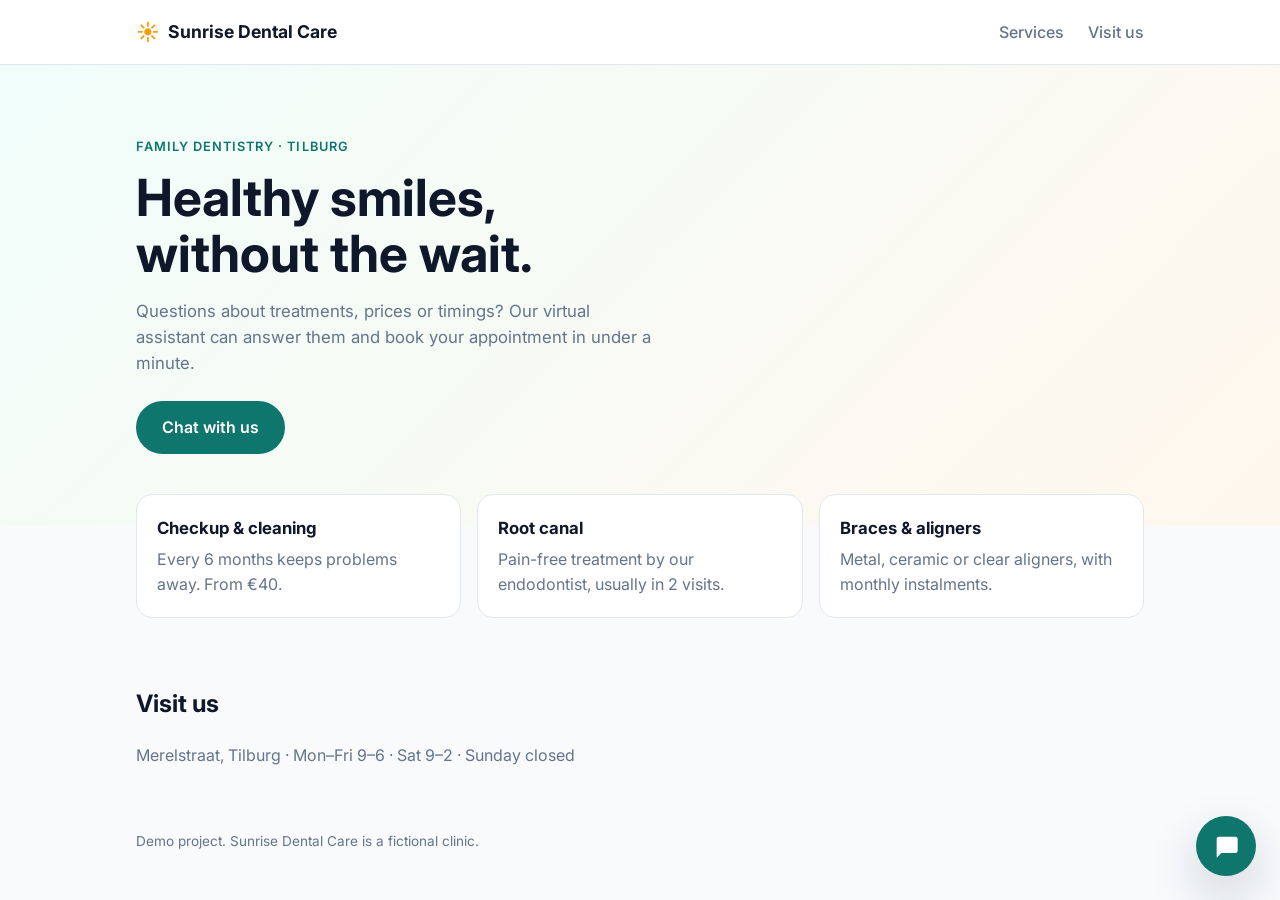
<file: static/index.html>
<!doctype html>
<html lang="en">
<head>
  <meta charset="utf-8">
  <meta name="viewport" content="width=device-width, initial-scale=1">
  <title>Sunrise Dental Care</title>
  <link rel="preconnect" href="https://fonts.googleapis.com">
  <link href="https://fonts.googleapis.com/css2?family=Inter:wght@400;500;600;700&display=swap" rel="stylesheet">
  <link rel="stylesheet" href="/static/style.css">
</head>
<body>
  <!-- A simple demo website, so the chat widget has somewhere realistic to live -->
  <header class="site-header">
    <div class="container nav">
      <div class="logo"><span class="logo-mark">☀</span> Sunrise Dental Care</div>
      <nav class="nav-links">
        <a href="#services">Services</a>
        <a href="#visit">Visit us</a>
      </nav>
    </div>
  </header>

  <main>
    <section class="hero">
      <div class="container hero-inner">
        <p class="eyebrow">Family dentistry · Tilburg</p>
        <h1>Healthy smiles,<br>without the wait.</h1>
        <p class="lead">Questions about treatments, prices or timings? Our virtual assistant
          can answer them and book your appointment in under a minute.</p>
        <button class="btn-primary" id="hero-chat">Chat with us</button>
      </div>
    </section>

    <section class="container cards" id="services">
      <article class="card"><h3>Checkup &amp; cleaning</h3><p>Every 6 months keeps problems away. From €40.</p></article>
      <article class="card"><h3>Root canal</h3><p>Pain-free treatment by our endodontist, usually in 2 visits.</p></article>
      <article class="card"><h3>Braces &amp; aligners</h3><p>Metal, ceramic or clear aligners, with monthly instalments.</p></article>
    </section>

    <section class="container visit" id="visit">
      <h2>Visit us</h2>
      <p>Merelstraat, Tilburg · Mon–Fri 9–6 · Sat 9–2 · Sunday closed</p>
    </section>
  </main>

  <footer class="container footer">Demo project. Sunrise Dental Care is a fictional clinic.</footer>

  <!-- Chat widget -->
  <button class="chat-launcher" id="launcher" aria-label="Open chat">
    <svg viewBox="0 0 24 24" width="28" height="28" aria-hidden="true"><path fill="currentColor" d="M4 4h16a2 2 0 0 1 2 2v10a2 2 0 0 1-2 2H8l-4 4V6a2 2 0 0 1 2-2Z"/></svg>
  </button>

  <section class="chat" id="chat" aria-label="Chat with Sunrise Dental Care" hidden>
    <header class="chat-header">
      <div class="avatar">☀</div>
      <div class="chat-title">
        <strong>Sunrise Assistant</strong>
        <span class="status"><span class="dot"></span>Usually replies instantly</span>
      </div>
      <button class="icon-btn" id="new-chat" title="Start a new chat" aria-label="Start a new chat">
        <svg viewBox="0 0 24 24" width="18" height="18" aria-hidden="true"><path fill="none" stroke="currentColor" stroke-width="2" stroke-linecap="round" d="M20 11a8 8 0 1 0-2.3 5.7M20 4v7h-7"/></svg>
      </button>
      <button class="icon-btn" id="close-chat" title="Close" aria-label="Close chat">
        <svg viewBox="0 0 24 24" width="18" height="18" aria-hidden="true"><path stroke="currentColor" stroke-width="2" stroke-linecap="round" d="M6 6l12 12M18 6 6 18"/></svg>
      </button>
    </header>

    <div class="messages" id="messages" aria-live="polite"></div>

    <div class="chips" id="chips">
      <button class="chip">Book an appointment</button>
      <button class="chip">What are your timings?</button>
      <button class="chip">Root canal cost?</button>
      <button class="chip">Talk to a person</button>
    </div>

    <form class="composer" id="composer">
      <textarea id="input" rows="1" maxlength="2000" placeholder="Type your message…" aria-label="Message"></textarea>
      <button type="submit" class="send-btn" id="send" aria-label="Send">
        <svg viewBox="0 0 24 24" width="20" height="20" aria-hidden="true"><path fill="currentColor" d="M3 20.5 21 12 3 3.5 3 10l12 2-12 2z"/></svg>
      </button>
    </form>
    <p class="disclaimer">AI assistant · can make mistakes · not medical advice</p>
  </section>

  <script src="/static/app.js"></script>
</body>
</html>
</file>
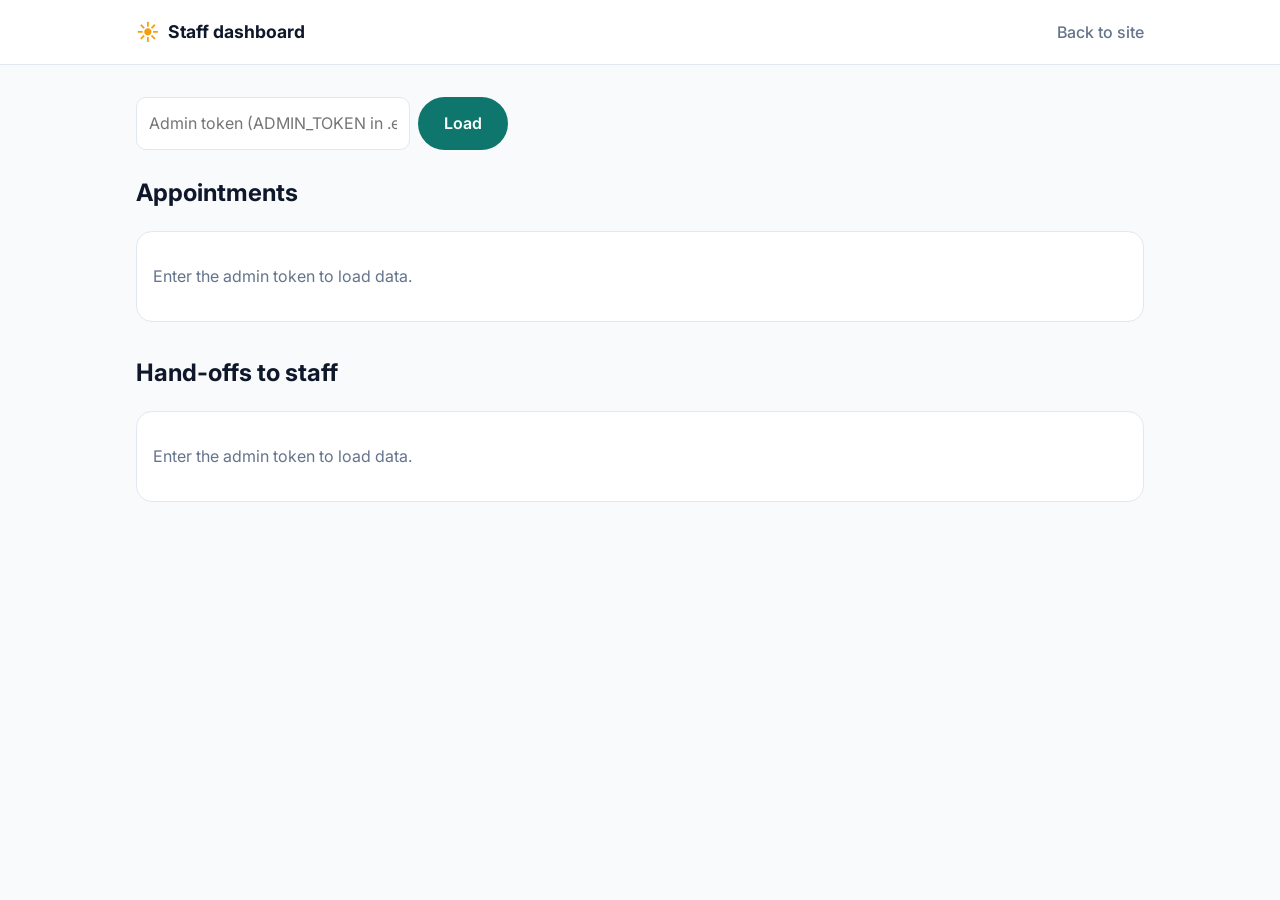
<file: static/admin.html>
<!doctype html>
<html lang="en">
<head>
  <meta charset="utf-8">
  <meta name="viewport" content="width=device-width, initial-scale=1">
  <title>Clinic Admin</title>
  <link href="https://fonts.googleapis.com/css2?family=Inter:wght@400;500;600;700&display=swap" rel="stylesheet">
  <link rel="stylesheet" href="/static/style.css">
</head>
<body>
  <header class="site-header">
    <div class="container nav">
      <div class="logo"><span class="logo-mark">☀</span> Staff dashboard</div>
      <nav class="nav-links"><a href="/">Back to site</a></nav>
    </div>
  </header>

  <main class="container admin">
    <form class="admin-login" id="login">
      <input type="password" id="token" placeholder="Admin token (ADMIN_TOKEN in .env)" aria-label="Admin token">
      <button class="btn-primary" style="margin-top:0">Load</button>
      <span class="admin-error" id="error"></span>
    </form>

    <h2>Appointments</h2>
    <div class="table-wrap" id="appointments"><p class="empty">Enter the admin token to load data.</p></div>

    <h2>Hand-offs to staff</h2>
    <div class="table-wrap" id="handoffs"><p class="empty">Enter the admin token to load data.</p></div>
  </main>

  <script>
    // Build tables with textContent (never innerHTML) so stored chat text can't run as code.
    function renderTable(containerId, rows, columns) {
      const box = document.getElementById(containerId);
      box.replaceChildren();
      if (!rows.length) {
        const p = document.createElement("p");
        p.className = "empty";
        p.textContent = "Nothing yet.";
        box.append(p);
        return;
      }
      const table = document.createElement("table");
      const head = table.createTHead().insertRow();
      columns.forEach(([, label]) => {
        const th = document.createElement("th");
        th.textContent = label;
        head.append(th);
      });
      const body = table.createTBody();
      rows.forEach((row) => {
        const tr = body.insertRow();
        columns.forEach(([key]) => (tr.insertCell().textContent = row[key]));
      });
      box.append(table);
    }

    async function load(token) {
      const headers = { "X-Admin-Token": token };
      const [a, h] = await Promise.all([
        fetch("/api/admin/appointments", { headers }),
        fetch("/api/admin/handoffs", { headers }),
      ]);
      if (!a.ok || !h.ok) throw new Error("Wrong admin token (or ADMIN_TOKEN is not set in .env).");
      renderTable("appointments", await a.json(), [
        ["id", "#"], ["date", "Date"], ["time", "Time"], ["patient_name", "Patient"],
        ["phone", "Phone"], ["service", "Service"],
      ]);
      renderTable("handoffs", await h.json(), [
        ["id", "#"], ["created_at", "When"], ["contact", "Contact"], ["reason", "Reason"],
        ["summary", "Summary"], ["status", "Status"],
      ]);
    }

    document.getElementById("login").addEventListener("submit", async (e) => {
      e.preventDefault();
      const error = document.getElementById("error");
      error.textContent = "";
      try {
        await load(document.getElementById("token").value);
      } catch (err) {
        error.textContent = err.message;
      }
    });
  </script>
</body>
</html>
</file>
<file: static/style.css>
:root {
  --brand: #0f766e;
  --brand-dark: #115e59;
  --brand-soft: #ccfbf1;
  --accent: #f59e0b;
  --bg: #f8fafc;
  --surface: #ffffff;
  --text: #0f172a;
  --muted: #64748b;
  --border: #e2e8f0;
  --bot-bubble: #f1f5f9;
  --danger: #b91c1c;
  --radius: 16px;
  --shadow: 0 20px 50px rgba(15, 23, 42, 0.18);
}

* { box-sizing: border-box; }

body {
  margin: 0;
  font-family: "Inter", system-ui, -apple-system, "Segoe UI", sans-serif;
  color: var(--text);
  background: var(--bg);
  line-height: 1.55;
}

.container { max-width: 1040px; margin: 0 auto; padding: 0 16px; }

/* ---------- Demo website ---------- */

.site-header { background: var(--surface); border-bottom: 1px solid var(--border); }
.nav { display: flex; align-items: center; justify-content: space-between; height: 64px; }
.logo { font-weight: 700; font-size: 1.1rem; display: flex; align-items: center; gap: 8px; }
.logo-mark { color: var(--accent); font-size: 1.4rem; }
.nav-links a { color: var(--muted); text-decoration: none; margin-left: 20px; font-weight: 500; }
.nav-links a:hover { color: var(--brand); }

.hero { background: linear-gradient(135deg, #f0fdfa 0%, #fff7ed 100%); padding: 72px 0; }
.eyebrow { color: var(--brand); font-weight: 600; text-transform: uppercase; letter-spacing: .08em; font-size: .8rem; margin: 0; }
.hero h1 { font-size: clamp(2rem, 5vw, 3.2rem); line-height: 1.1; margin: 12px 0 16px; }
.lead { color: var(--muted); max-width: 520px; font-size: 1.05rem; }

.btn-primary {
  background: var(--brand); color: #fff; border: 0; border-radius: 999px;
  padding: 14px 26px; font: inherit; font-weight: 600; cursor: pointer; margin-top: 8px;
}
.btn-primary:hover { background: var(--brand-dark); }

.cards { display: grid; grid-template-columns: repeat(auto-fit, minmax(240px, 1fr)); gap: 16px; margin-top: -32px; }
.card { background: var(--surface); border: 1px solid var(--border); border-radius: var(--radius); padding: 20px; }
.card h3 { margin: 0 0 6px; font-size: 1.05rem; }
.card p { margin: 0; color: var(--muted); }

.visit { padding: 48px 16px; }
.visit p { color: var(--muted); }
.footer { color: var(--muted); font-size: .85rem; padding-bottom: 40px; }

/* ---------- Chat launcher ---------- */

.chat-launcher {
  position: fixed; right: 24px; bottom: 24px; width: 60px; height: 60px; border-radius: 50%;
  border: 0; background: var(--brand); color: #fff; cursor: pointer; box-shadow: var(--shadow);
  display: grid; place-items: center; transition: transform .2s; z-index: 10;
}
.chat-launcher:hover { transform: scale(1.06); }

/* ---------- Chat window ---------- */

.chat {
  position: fixed; right: 24px; bottom: 96px; width: 380px; height: min(620px, calc(100vh - 120px));
  background: var(--surface); border-radius: 20px; box-shadow: var(--shadow);
  display: flex; flex-direction: column; overflow: hidden; z-index: 20;
  animation: pop .18s ease-out;
}
.chat[hidden] { display: none; }
@keyframes pop { from { opacity: 0; transform: translateY(12px) scale(.98); } }

.chat-header {
  display: flex; align-items: center; gap: 10px; padding: 14px 14px 14px 16px;
  background: var(--brand); color: #fff;
}
.avatar {
  width: 38px; height: 38px; border-radius: 50%; background: rgba(255,255,255,.18);
  display: grid; place-items: center; font-size: 1.2rem; color: #fde68a; flex-shrink: 0;
}
.chat-title { flex: 1; display: flex; flex-direction: column; line-height: 1.3; }
.status { font-size: .78rem; opacity: .85; display: flex; align-items: center; gap: 6px; }
.dot { width: 7px; height: 7px; border-radius: 50%; background: #4ade80; }
.icon-btn {
  background: transparent; border: 0; color: #fff; width: 34px; height: 34px; border-radius: 8px;
  cursor: pointer; display: grid; place-items: center;
}
.icon-btn:hover { background: rgba(255,255,255,.15); }

.messages { flex: 1; overflow-y: auto; padding: 16px; display: flex; flex-direction: column; gap: 10px; }

.msg { max-width: 85%; padding: 10px 14px; border-radius: 16px; font-size: .94rem; word-wrap: break-word; }
.msg p { margin: 0 0 6px; }
.msg p:last-child { margin-bottom: 0; }
.msg ul { margin: 4px 0; padding-left: 18px; }
.msg.bot { background: var(--bot-bubble); align-self: flex-start; border-bottom-left-radius: 4px; }
.msg.user { background: var(--brand); color: #fff; align-self: flex-end; border-bottom-right-radius: 4px; white-space: pre-wrap; }
.msg.error { background: #fef2f2; color: var(--danger); align-self: flex-start; }

.badge {
  align-self: flex-start; font-size: .78rem; font-weight: 600; color: var(--brand-dark);
  background: var(--brand-soft); padding: 4px 10px; border-radius: 999px;
}

.typing { display: flex; gap: 4px; padding: 14px; }
.typing span { width: 7px; height: 7px; border-radius: 50%; background: var(--muted); animation: blink 1.2s infinite; }
.typing span:nth-child(2) { animation-delay: .2s; }
.typing span:nth-child(3) { animation-delay: .4s; }
@keyframes blink { 0%, 80%, 100% { opacity: .25; } 40% { opacity: 1; } }

.chips { display: flex; flex-wrap: wrap; gap: 6px; padding: 0 16px 10px; }
.chips[hidden] { display: none; }
.chip {
  font: inherit; font-size: .82rem; background: var(--surface); color: var(--brand);
  border: 1px solid var(--brand); border-radius: 999px; padding: 6px 12px; cursor: pointer;
}
.chip:hover { background: var(--brand-soft); }

.composer { display: flex; align-items: flex-end; gap: 8px; padding: 10px 12px; border-top: 1px solid var(--border); }
.composer textarea {
  flex: 1; resize: none; border: 1px solid var(--border); border-radius: 12px; padding: 10px 12px;
  font: inherit; font-size: .94rem; max-height: 120px; outline: none;
}
.composer textarea:focus { border-color: var(--brand); }
.send-btn {
  width: 42px; height: 42px; border-radius: 12px; border: 0; background: var(--brand); color: #fff;
  cursor: pointer; display: grid; place-items: center; flex-shrink: 0;
}
.send-btn:disabled { background: #94a3b8; cursor: not-allowed; }
.disclaimer { margin: 0; padding: 0 12px 10px; text-align: center; font-size: .72rem; color: var(--muted); }

/* Phones: the chat takes the whole screen */
@media (max-width: 480px) {
  .chat { right: 0; bottom: 0; width: 100%; height: 100%; border-radius: 0; }
  .chat-launcher { right: 16px; bottom: 16px; }
  .nav-links { display: none; }
}

/* ---------- Admin page ---------- */

.admin { padding: 32px 16px; }
.admin-login { display: flex; gap: 8px; flex-wrap: wrap; margin-bottom: 24px; }
.admin-login input { padding: 10px 12px; border: 1px solid var(--border); border-radius: 10px; font: inherit; min-width: 240px; }
.table-wrap { overflow-x: auto; background: var(--surface); border: 1px solid var(--border); border-radius: var(--radius); margin-bottom: 32px; }
table { width: 100%; border-collapse: collapse; font-size: .9rem; }
th, td { text-align: left; padding: 10px 14px; border-bottom: 1px solid var(--border); vertical-align: top; }
th { background: var(--bg); font-weight: 600; color: var(--muted); }
.empty { color: var(--muted); padding: 16px; }
.admin-error { color: var(--danger); }
</file>
